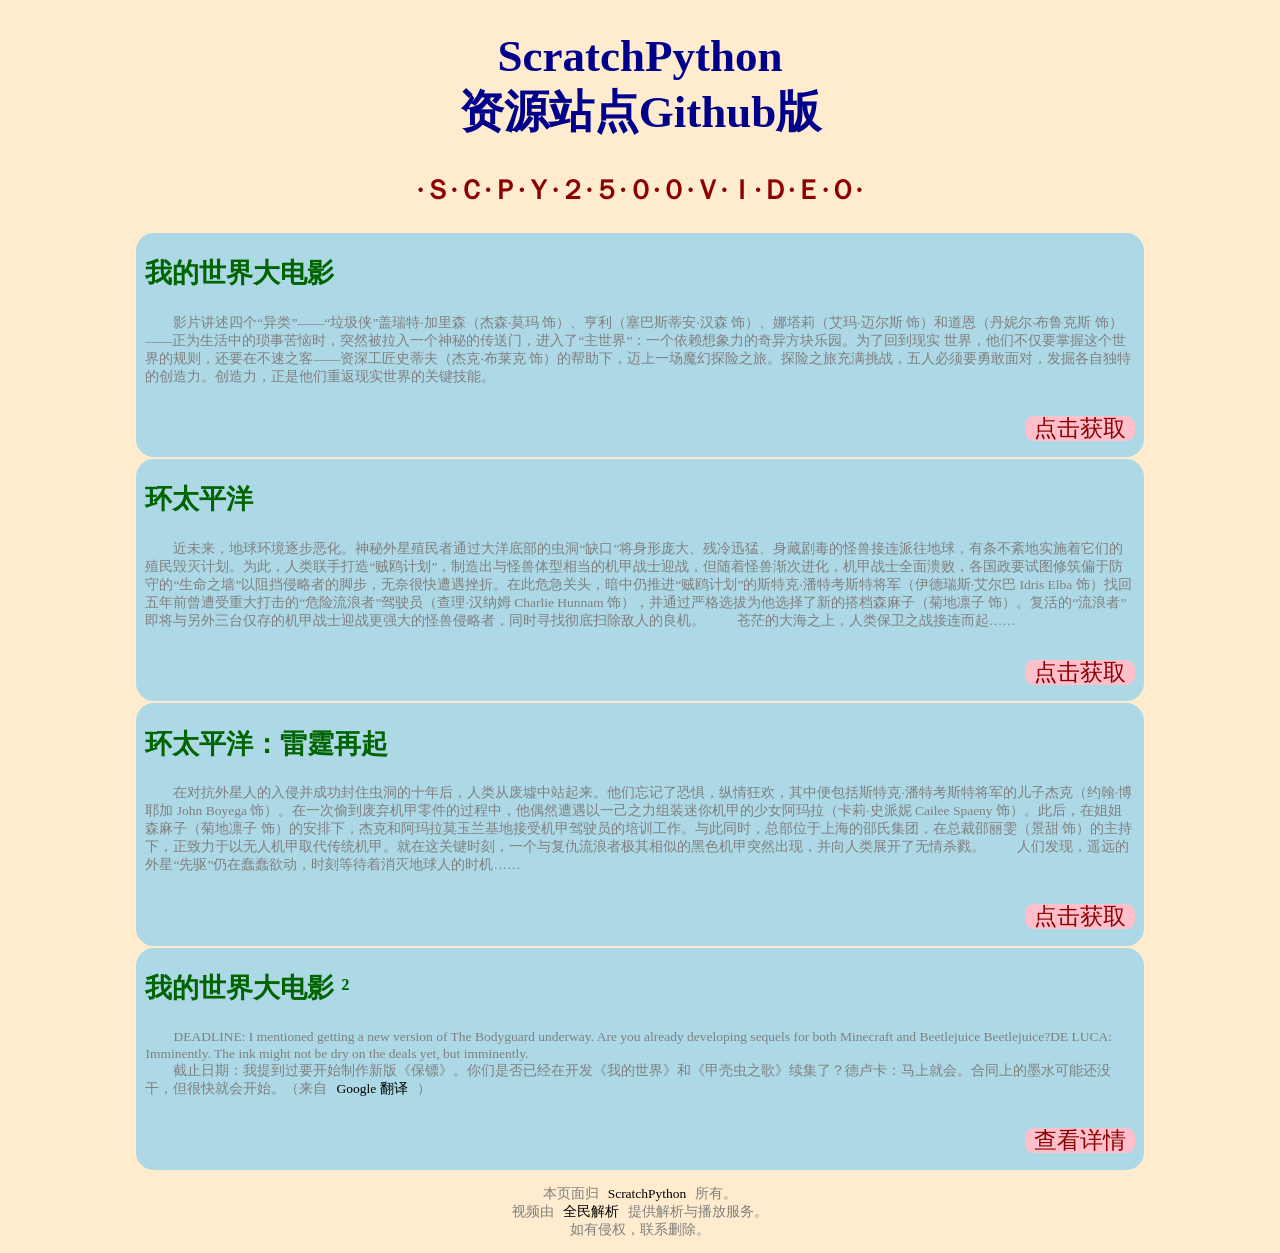
<file: index.html>
<!DOCTYPE html>
<html lang="zh">
    <head>
        <meta charset="UTF-8" />
        <title>ScratchPython 资源站点</title>
        <link rel="stylesheet" href="style.css"/>
    </head>
    <body>
        <h1>
            ScratchPython<br/>
            资源站点Github版
        </h1>
        <h2 class="e-title">·Ｓ·Ｃ·Ｐ·Ｙ·２·５·０·０·Ｖ·Ｉ·Ｄ·Ｅ·Ｏ·</h2>
        <table>
            <tr>
                <td>
                    <h2>我的世界大电影</h2>
                    <p>　　影片讲述四个“异类”——“垃圾侠”盖瑞特·加里森（杰森·莫玛 饰）、亨利（塞巴斯蒂安·汉森 饰）、娜塔莉（艾玛·迈尔斯 饰）和道恩（丹妮尔·布鲁克斯 饰）——正为生活中的琐事苦恼时，突然被拉入一个神秘的传送门，进入了“主世界”：一个依赖想象力的奇异方块乐园。为了回到现实 世界，他们不仅要掌握这个世界的规则，还要在不速之客——资深工匠史蒂夫（杰克·布莱克 饰）的帮助下，迈上一场魔幻探险之旅。探险之旅充满挑战，五人必须要勇敢面对，发掘各自独特的创造力。创造力，正是他们重返现实世界的关键技能。</p>
                    <p class="a"> <a href="https://www.quanminjiexi.com/line.php?n=1&url=https://v.qq.com/x/cover/mzc00200bkli5zp/w4101pm4yaf.html" target="_blank">点击获取</a></p>
                </td>
            </tr>
            <tr>
                <td>
                    <h2>环太平洋</h2>
                    <p>　　近未来，地球环境逐步恶化。神秘外星殖民者通过大洋底部的虫洞“缺口”将身形庞大、残冷迅猛、身藏剧毒的怪兽接连派往地球，有条不紊地实施着它们的殖民毁灭计划。为此，人类联手打造“贼鸥计划”，制造出与怪兽体型相当的机甲战士迎战，但随着怪兽渐次进化，机甲战士全面溃败，各国政要试图修筑偏于防守的“生命之墙”以阻挡侵略者的脚步，无奈很快遭遇挫折。在此危急关头，暗中仍推进“贼鸥计划”的斯特克·潘特考斯特将军（伊德瑞斯·艾尔巴 Idris Elba 饰）找回五年前曾遭受重大打击的“危险流浪者”驾驶员（查理·汉纳姆 Charlie Hunnam 饰），并通过严格选拔为他选择了新的搭档森麻子（菊地凛子 饰）。复活的“流浪者”即将与另外三台仅存的机甲战士迎战更强大的怪兽侵略者，同时寻找彻底扫除敌人的良机。
　　苍茫的大海之上，人类保卫之战接连而起……</p>
                    <p class="a"> <a href="https://www.quanminjiexi.com/line.php?n=1&url=https://v.qq.com/x/cover/3xkxy6w6cdj5bh1/m0024wxr19j.html" target="_blank">点击获取</a></p>
                </td>
            </tr>
            <tr>
                <td>
                    <h2>环太平洋：雷霆再起</h2>
                    <p>　　在对抗外星人的入侵并成功封住虫洞的十年后，人类从废墟中站起来。他们忘记了恐惧，纵情狂欢，其中便包括斯特克·潘特考斯特将军的儿子杰克（约翰·博耶加 John Boyega 饰）。在一次偷到废弃机甲零件的过程中，他偶然遭遇以一己之力组装迷你机甲的少女阿玛拉（卡莉·史派妮 Cailee Spaeny 饰）。此后，在姐姐森麻子（菊地凛子 饰）的安排下，杰克和阿玛拉莫玉兰基地接受机甲驾驶员的培训工作。与此同时，总部位于上海的邵氏集团，在总裁邵丽雯（景甜 饰）的主持下，正致力于以无人机甲取代传统机甲。就在这关键时刻，一个与复仇流浪者极其相似的黑色机甲突然出现，并向人类展开了无情杀戮。
　　人们发现，遥远的外星“先驱”仍在蠢蠢欲动，时刻等待着消灭地球人的时机……</p>
                    <p class="a"> <a href="https://www.quanminjiexi.com/line.php?n=1&url=https://v.qq.com/x/cover/f7pqur8uhmzltps/o0026dn1s6q.html" target="_blank">点击获取</a></p>
                </td>
            </tr>
            <tr>
                <td>
                    <h2>我的世界大电影 ²</h2>
                    <p>　　DEADLINE: I mentioned getting a new version of The Bodyguard underway. Are you already developing sequels for both Minecraft and Beetlejuice Beetlejuice?DE LUCA: Imminently. The ink might not be dry on the deals yet, but imminently.<br>
                        　　截止日期：我提到过要开始制作新版《保镖》。你们是否已经在开发《我的世界》和《甲壳虫之歌》续集了？德卢卡：马上就会。合同上的墨水可能还没干，但很快就会开始。（来自<a href="//translate.google.com/" target="_blank" class="foot">Google 翻译</a>）</p>
                    <p class="a"> <a href="https://zh.minecraft.wiki/w/A_Minecraft_Movie_Squared" target="_blank">查看详情</a></p>
                </td>
            </tr>
        </table>
        <footer>
            <p style="text-align: center">
                本页面归<a href="//scpy.de5.net" target="_blank" class="foot">ScratchPython</a>所有。<br>
                视频由<a href="//www.quanminjiexi.com" target="_blank" class="foot">全民解析</a>提供解析与播放服务。<br>
                如有侵权，联系删除。
            </p>
        </footer>
    </body>
</html>
</file>
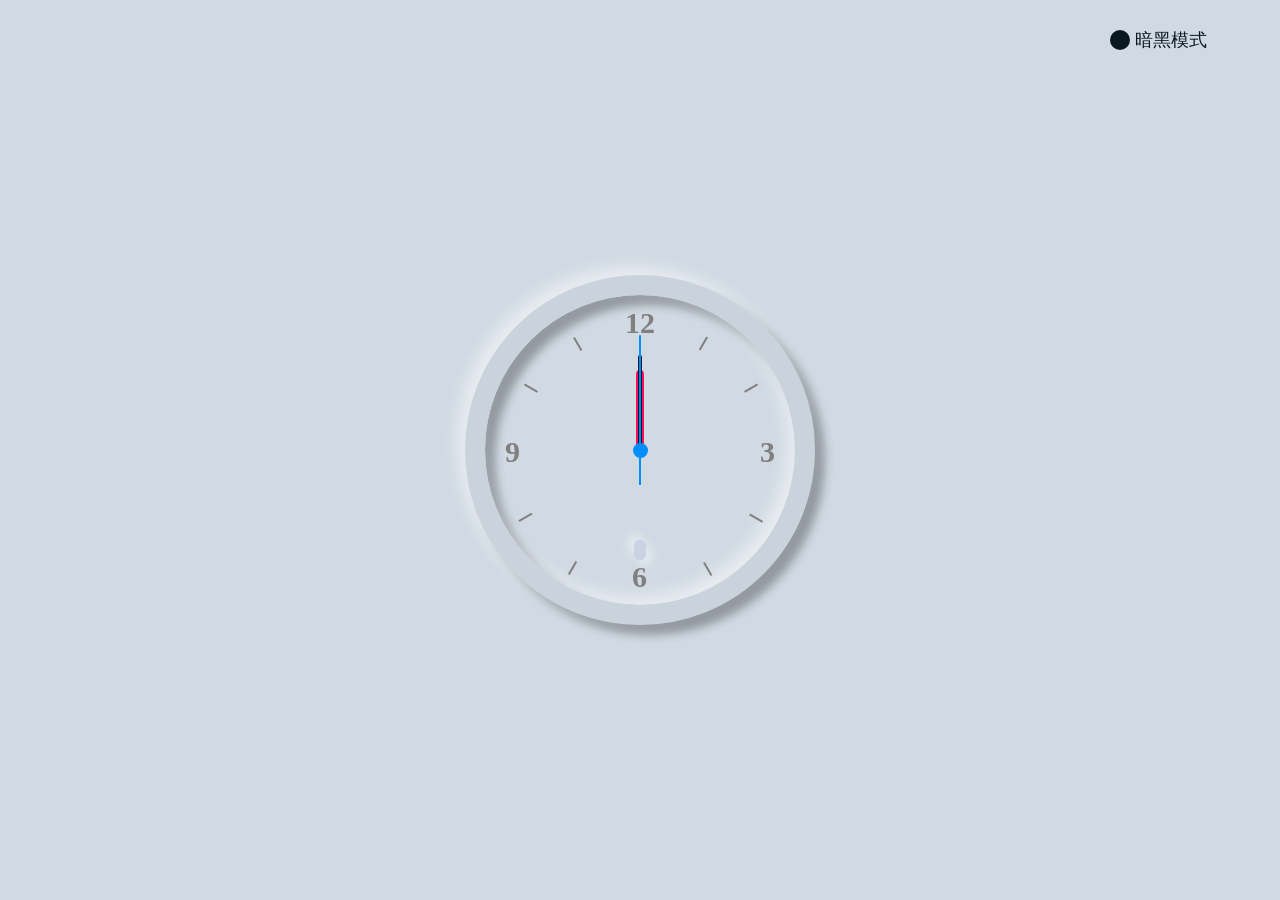
<file: cover/clock/clock.html>
<!DOCTYPE html>
<html lang="zh-cn">

<head>
    <meta charset="UTF-8">
    <meta http-equiv="X-UA-Compatible" content="IE=edge">
    <meta name="viewport" content="width=device-width, initial-scale=1.0">
    <title>时钟</title>
    <style>
        * {
            margin: 0;
            padding: 0;
            box-sizing: border-box;
        }

        body {
            display: flex;
            justify-content: center;
            align-items: center;
            min-height: 100vh;
            background: #091921;
        }

        body.light {
            background: #d1dae3;
        }

        .clock {
            width: 350px;
            height: 350px;
            display: flex;
            justify-content: center;
            align-items: center;
            background: #091921;
            border: 20px solid #091921;
            border-radius: 50%;
            box-shadow: -8px -8px 15px rgba(255, 255, 255, 0.05),
                20px 20px 20px rgba(0, 0, 0, 0.3),
                inset -8px -8px 15px rgba(255, 255, 255, 0.05),
                inset 20px 20px 20px rgba(0, 0, 0, 0.3);
        }

        body.light .clock {
            background: #d1dae3;
            border: 20px solid #cad3dc;
            box-shadow: -8px -8px 15px rgba(255, 255, 255, 0.5),
                10px 10px 10px rgba(0, 0, 0, 0.3),
                inset -8px -8px 15px rgba(255, 255, 255, 0.5),
                inset 10px 10px 10px rgba(0, 0, 0, 0.3);
        }

        .clock::before {
            content: '';
            position: absolute;
            height: 15px;
            width: 15px;
            background: #fff;
            border-radius: 50%;
            z-index: 100000;
        }

        body.light .clock::before {
            background: #008eff;
        }

        .indicators div {
            position: absolute;
            width: 2px;
            height: 15px;
            background: #404040;
        }

        .indicators div:nth-child(1) {
            transform: rotate(30deg) translateY(-130px) translateX(-3px);
        }

        .indicators div:nth-child(2) {
            transform: rotate(60deg) translateY(-130px) translateX(-5px);
        }

        .indicators div:nth-child(3) {
            transform: rotate(120deg) translateY(-130px) translateX(-5px);
        }

        .indicators div:nth-child(4) {
            transform: rotate(150deg) translateY(-130px) translateX(-2px);
        }

        .indicators div:nth-child(5) {
            transform: rotate(210deg) translateY(-130px) translateX(4px);
        }

        .indicators div:nth-child(6) {
            transform: rotate(240deg) translateY(-130px) translateX(6px);
        }

        .indicators div:nth-child(7) {
            transform: rotate(300deg) translateY(-130px) translateX(5px);
        }

        .indicators div:nth-child(8) {
            transform: rotate(330deg) translateY(-130px) translateX(2px);
        }

        body.light .indicators div {
            background: #808080;
        }

        .nums {
            position: absolute;
            font-size: 30px;
            font-weight: bold;
            color: #808080;
        }

        #three {
            position: absolute;
            left: 120px;
            top: -15px;
        }

        #six {
            position: absolute;
            top: 110px;
            left: -8px;
        }

        #nine {
            position: absolute;
            right: 120px;
            top: -15px;
        }

        #twelve {
            position: absolute;
            bottom: 110px;
            left: -15px;
        }

        .clock .hour,
        .clock .min,
        .clock .sec {
            position: absolute;
            z-index: 10;
        }

        .hour,
        .hr {
            height: 160px;
            width: 160px;
        }

        .min,
        .mn {
            height: 190px;
            width: 190px;
        }

        .sec,
        .sc {
            height: 230px;
            width: 230px;
        }

        .hr,
        .mn,
        .sc {
            display: flex;
            justify-content: center;
            position: absolute;
            border-radius: 50%;
        }

        .hr::before {
            content: '';
            position: absolute;
            width: 8px;
            height: 80px;
            background: #ff105e;
            z-index: 10;
            border-radius: 6px 6px 0 0;
        }

        .mn::before {
            content: '';
            position: absolute;
            width: 4px;
            height: 90px;
            background: #ffffff;
            z-index: 11;
            border-radius: 6px 6px 0 0;
        }

        body.light .mn::before {
            background: #091921;
        }

        .sc::before {
            content: '';
            position: absolute;
            width: 2px;
            height: 150px;
            background: #008eff;
            z-index: 12;
            border-radius: 6px 6px 0 0;
        }

        .time {
            height: 20px;
            position: absolute;
            top: 60%;
            padding: 0 5px;
            border: 1px solid #091921;
            background: #091921;
            border-radius: 5px;
            color: #808080;
            font-weight: bold;
            box-shadow: 5px 5px 10px rgba(255, 255, 255, 0.1), -5px -5px 10px rgba(255, 255, 255, 0.1);
        }

        body.light .time {
            color: #606060;
            border: 1px solid #CAD3E3;
            background: #CAD3E3;
            box-shadow: 5px 5px 10px rgba(255, 255, 255, 0.5), -5px -5px 10px rgba(255, 255, 255, 0.5);
        }

        .toggleClass {
            position: absolute;
            top: 30px;
            right: 150px;
            width: 20px;
            height: 20px;
            font-size: 18px;
            border-radius: 50%;
            background: #d1dae3;
            color: #d1dae3;
            font-family: monospace;
            cursor: pointer;
            display: flex;
            align-items: center;
        }

        .toggleClass::before {
            position: absolute;
            left: 25px;
            content: '明亮模式';
            white-space: nowrap;
        }

        body.light .toggleClass {
            background: #091921;
            color: #091921;
        }

        body.light .toggleClass::before {
            content: '暗黑模式';
        }
    </style>
</head>

<body class="light">
    <div class="clock">
        <div class="hour">
            <div class="hr" id="hr"></div>
        </div>
        <div class="min">
            <div class="mn" id="mn"></div>
        </div>
        <div class="sec">
            <div class="sc" id="sc"></div>
        </div>
        <div class="indicators">
            <div></div>
            <div></div>
            <div></div>
            <div></div>
            <div></div>
            <div></div>
            <div></div>
            <div></div>
        </div>
        <div class="nums">
            <span id="three">3</span>
            <span id="six">6</span>
            <span id="nine">9</span>
            <span id="twelve">12</span>
        </div>
        <div class="time"></div>
    </div>
    <div class="toggleClass" onclick="toggleClass()"></div>
    <script>
        function toggleClass() {
            const body = document.querySelector('body');
            body.classList.toggle('light');
        }

        const hr = document.querySelector('#hr');
        const mn = document.querySelector('#mn');
        const sc = document.querySelector('#sc');
        const time = document.querySelector('.time');

        setInterval(() => {
            let day = new Date();
            let hour = day.getHours();
            let min = day.getMinutes();
            let sec = day.getSeconds();

            let hrPosition = hour * 30 + min / 2      //hour * 360/12 + ((min * 360/60)/12)
            let minPosition = min * 6;             //min * 360/60
            let secPosition = sec * 6;           //sec * 360/60

            hr.style.transform = `rotateZ(${hrPosition}deg)`;
            mn.style.transform = `rotateZ(${minPosition}deg)`;
            sc.style.transform = `rotateZ(${secPosition}deg)`;

            if (sec < 10) {
                sec = '0' + sec;
            }
            if (min < 10) {
                min = '0' + min;
            }
            if (hour < 10) {
                hour = '0' + hour;
            }

            time.textContent = hour + '时 ' + min + '分 ' + sec + '秒';

        }, 1000);
    </script>
</body>

</html>
</file>
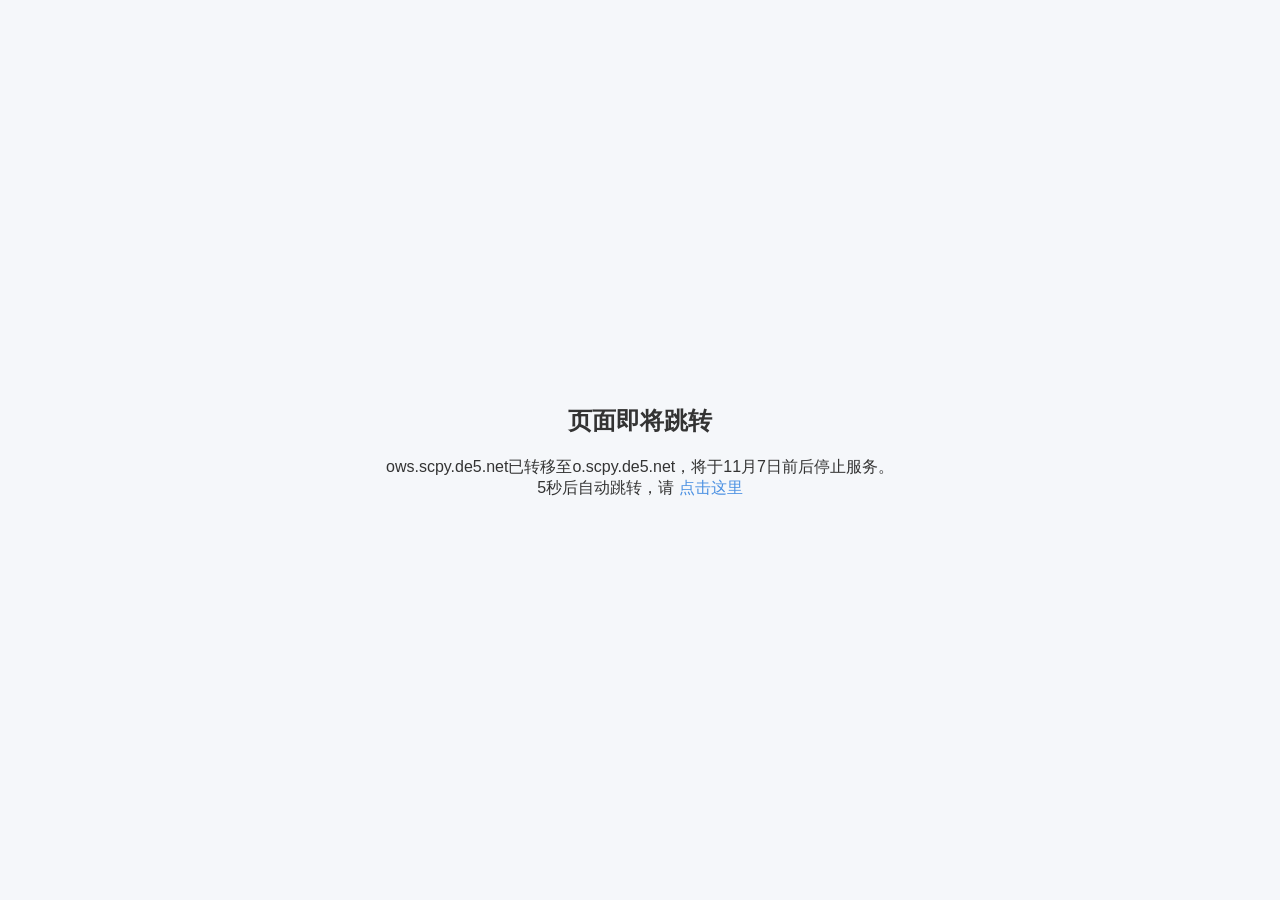
<file: s/re-to/ows.html>
<!DOCTYPE html>
<html lang="zh-CN">
<head>
  <meta charset="UTF-8">
  <title>正在跳转...</title>

  <!-- 核心：3 秒后跳转到目标地址 -->
  <meta http-equiv="refresh" content="3;url=https://example.com">

  <style>
    body {
      margin: 0;
      height: 100vh;
      display: flex;
      justify-content: center;
      align-items: center;
      font-family: "Segoe UI", "PingFang SC", "Microsoft YaHei", sans-serif;
      background: #f5f7fa;
      color: #333;
    }
    .box {
      text-align: center;
    }
    a {
      color: #4a90e2;
      text-decoration: none;
    }
    a:hover {
      color: #357abd;
    }
  </style>
</head>
<body>
  <div class="box">
    <h2>页面即将跳转</h2>
    <p>
      ows.scpy.de5.net已转移至o.scpy.de5.net，将于11月7日前后停止服务。<br>
      5秒后自动跳转，请 <a href="https://example.com">点击这里</a>
    </p>
  </div>
</body>
</html>
</file>
<file: style.css>
body{
    background: blanchedalmond;
}
h1{
    color: darkblue;
    font-weight: bold;
    font-size: 5vh;
    text-align: center;
}
h2{
    color: darkgreen;
    font-size: 3vh;
    font-weight: bold;
}
p{
    font-size: 1.5vh;
    color: gray;
}
.a{float: right}
.foot{
    font-size: 1.5vh;
    border-radius: 0.5vh;
    background: none;
    color: black;
}
a{
    text-decoration: none;
    background: pink;
    color: darkred;
    border-radius: 1vh;
    font-size: 2.5vh;
    padding: 0 1vh;
}
a:hover{
    background-color: lightpink;
}
table{
    margin: auto;
    width: 80%;
}
td{
    padding: 0 1vh;
    background: lightblue;
    border-radius: 2vh;
}
.e-title{
    color: darkred;
    text-align: center;
}
</file>
